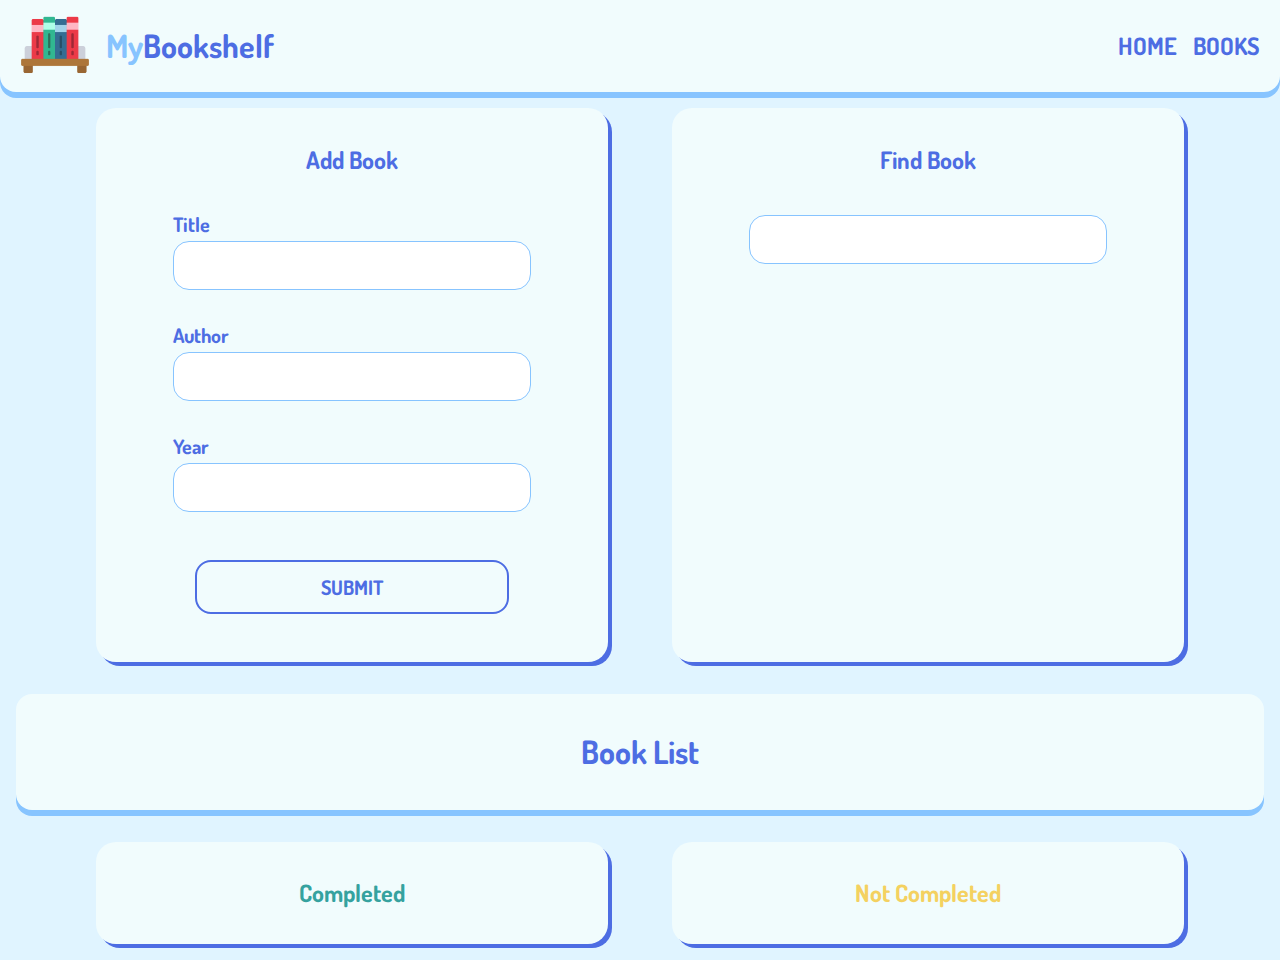
<file: index.html>
<!DOCTYPE html>
<html lang="en">
  <head>
    <meta charset="UTF-8" />
    <meta name="viewport" content="width=device-width, initial-scale=1.0" />
    <title>MyBookshelf</title>
    <link rel="stylesheet" href="styles.css" />
  </head>
  <body>
    <header>
      <div class="navbar">
        <img class="logo" src="images/logo.png" alt="MyBookshelf" />
        <h1 class="title"><span>My</span>Bookshelf</h1>
        <nav>
          <ul>
            <li><a href="#home">HOME</a></li>
            <li><a href="#book-list">BOOKS</a></li>
          </ul>
        </nav>
      </div>
    </header>

    <main id="home">
      <section class="content">
        <div class="container">
          <h2 class="subtitle">Add Book</h2>
          <form action="#" class="form" id="input-form">
            <div class="form-group">
              <label for="title">Title</label>
              <input type="text" id="title" name="title" required />
            </div>
            <div class="form-group">
              <label for="author">Author</label>
              <input type="text" id="author" name="author" required />
            </div>
            <div class="form-group">
              <label for="year">Year</label>
              <input type="number" id="year" name="year" required />
            </div>

            <input
              type="submit"
              value="SUBMIT"
              name="Submit"
              class="btn-submit"
            />

            <div id="addBookToast">
              Book Added to List! Don't Forget to Complete it...
            </div>
          </form>
        </div>

        <div class="container">
          <h2 class="subtitle find-book">Find Book</h2>
          <form action="#" class="form">
            <div class="form-group">
              <label for="search-book"></label>
              <input type="text" id="search-book" name="search-book" />
            </div>
          </form>
          <div class="list-item" id="find-book"></div>
        </div>
      </section>

      <div class="list-container">
        <h1 class="list-title">Book List</h1>
      </div>

      <section class="content" id="book-list">
        <div class="container">
          <h2 class="subtitle completed">Completed</h2>
          <div class="list-item" id="completedBook"></div>
        </div>
        <div class="container">
          <h2 class="subtitle notCompleted">Not Completed</h2>
          <div class="list-item" id="notCompletedBook"></div>
        </div>
      </section>
    </main>

    <script src="main.js"></script>
  </body>
</html>
</file>
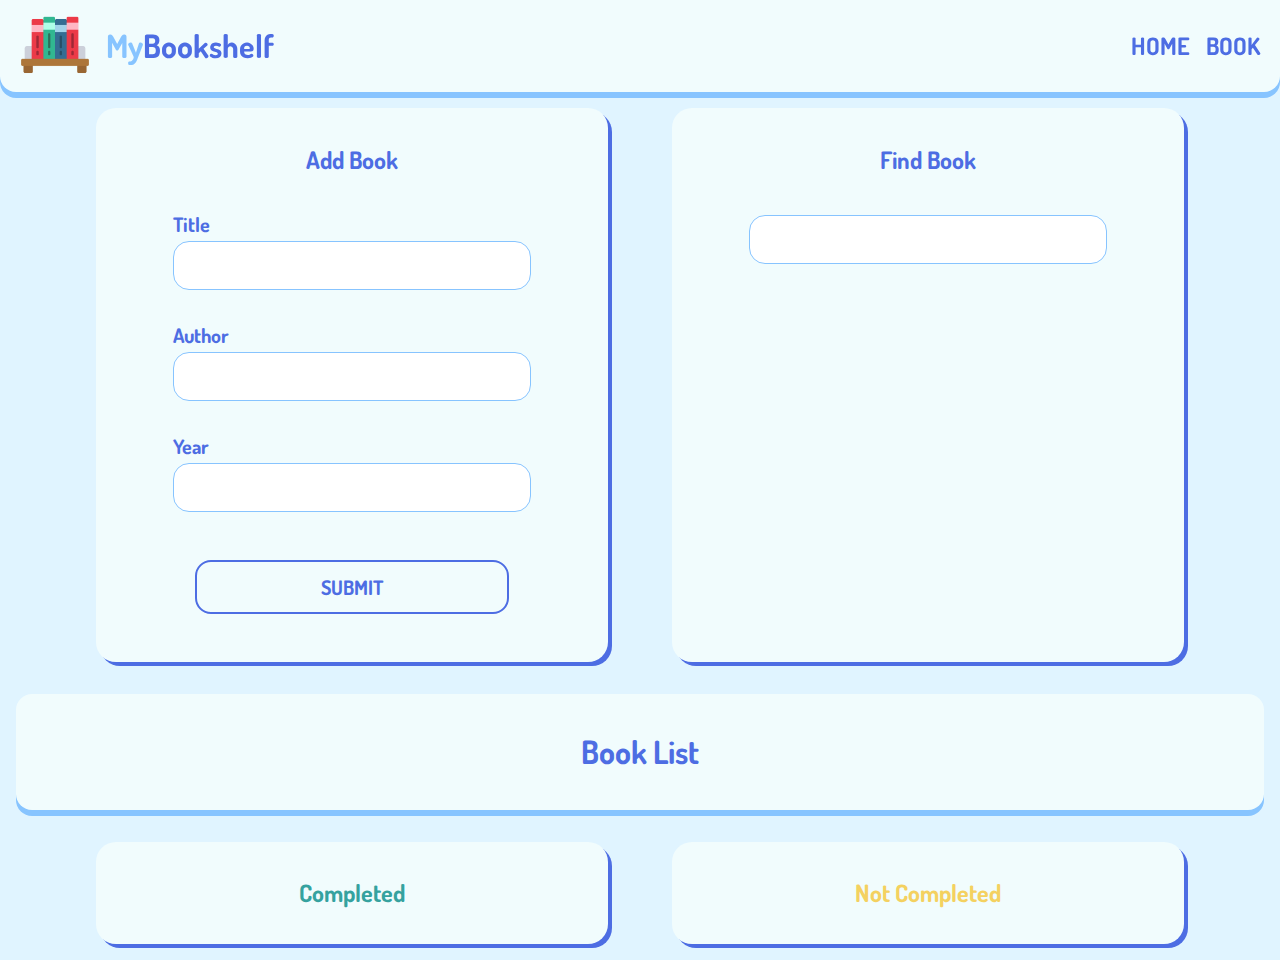
<file: MyBookshelf.html>
<!DOCTYPE html>
<html lang="en">
<head>
    <meta charset="UTF-8">
    <meta name="viewport" content="width=device-width, initial-scale=1.0">
    <title>MyBookshelf</title>
    <link rel="stylesheet" href="assets/styles/styles.css">
</head>
<body>
    <header>
        <div class="navbar">
            <img class="logo" src="assets/images/logo.png" alt="MyBookshelf">
            <h1 class="title"><span>My</span>Bookshelf</h1>
            <nav>
                <ul>
                    <li><a href="#home">HOME</a></li>
                    <li><a href="#book-list">BOOK</a></li>
                </ul>
            </nav>
        </div>
    </header>

    <main id="home">
        <section class="content">
            <div class="container">
                <h2 class="subtitle">Add Book</h2>
                <form action="#" class="form" id="input-form">
                    <div class="form-group">
                        <label for="title">Title</label>
                        <input type="text" id="title" name="title" required>
                    </div>
                    <div class="form-group">
                        <label for="author">Author</label>
                        <input type="text" id="author" name="author" required>
                    </div>
                    <div class="form-group">
                        <label for="year">Year</label>
                        <input type="number" id="year" name="year" required>
                    </div>

                    <input type="submit" value="SUBMIT" name="Submit" class="btn-submit">

                    <div id="addBookToast">
                        Book Added to List!
                        Don't Forget to Complete it...
                    </div>
                </form>
            </div>

            <div class="container">
                <h2 class="subtitle find-book">Find Book</h2>
                <form action="#" class="form">
                    <div class="form-group">
                        <label for="search-book"></label>
                        <input type="text" id="search-book" name="search-book">
                    </div>
                </form>
                <div class="list-item" id="find-book">

                </div>
            </div>
        </section>

        <div class="list-container">
            <h1 class="list-title">Book List</h1>
        </div>

        <section class="content" id="book-list">
            <div class="container">
                <h2 class="subtitle completed">Completed</h2>
                <div class="list-item" id="completedBook">

                </div>
            </div>
            <div class="container">
                <h2 class="subtitle notCompleted">Not Completed</h2>
                <div class="list-item" id="notCompletedBook">
                    
                </div>
            </div>
        </section>

    </main>

    <script src="assets/script/script.js"></script>
</body>
</html>
</file>
<file: styles.css>
@import url("https://fonts.googleapis.com/css2?family=Dosis:wght@400;700&display=swap");

* {
  box-sizing: border-box;
}

body {
  font-family: "Dosis", sans-serif;
  background-color: #e0f4ff;
  margin: 0;
}

header {
  background-color: #f1fcfd;
  font-size: 1rem;
  color: #4d6de3;
  box-shadow: 0 6px #87c4ff;
  border-bottom-right-radius: 16px;
  border-bottom-left-radius: 16px;
  top: 0;
}

.navbar {
  display: flex;
  justify-content: center;
  align-items: center;
  gap: 1rem;
  max-width: 1450px;
  margin: auto;
  padding: 0.25rem;
}

.navbar nav {
  margin-left: auto;
}

.navbar a {
  font-size: 1.5rem;
  font-weight: 700;
  text-decoration: none;
  color: #4d6de3;
}

.navbar a:hover {
  color: #39a7ff;
}

.navbar ul {
  display: flex;
  flex-direction: row;
  justify-content: center;
  gap: 1rem;
  list-style-type: none;
  margin-right: 1rem;
  padding: 0;
}

.logo {
  width: 70px;
  margin-left: 1rem;
}

.title span {
  color: #87c4ff;
}

.content {
  display: flex;
  justify-content: center;
  flex-direction: row;
  gap: 2rem;
}

.container {
  width: 40%;
  display: flex;
  flex-direction: column;
  align-items: center;
  margin: 1rem;
  padding: 1rem;
  border-radius: 20px;
  box-shadow: 4px 4px #4d6de3;
  background-color: #f1fcfd;
}

.subtitle {
  font-size: 1.5rem;
  font-weight: 700;
  color: #4d6de3;
}

.form {
  display: flex;
  flex-direction: column;
  align-items: center;
  padding: 1rem;
  width: 100%;
}

.form-group {
  display: flex;
  flex-direction: column;
  width: 80%;
}

.form-group label {
  margin-bottom: 0.25rem;
  font-size: 1.25rem;
  font-weight: 700;
  color: #4d6de3;
}

input[type="text"],
input[type="number"] {
  width: 100%;
  margin-bottom: 2rem;
  padding: 0.5rem;
  border-radius: 16px;
  border: 1px solid #87c4ff;
  outline: none;
  font-family: "Dosis", sans-serif;
  font-size: 1.5rem;
  font-weight: 400;
  color: #393737;
}

.btn-submit {
  font-family: "Dosis", sans-serif;
  background-color: #f1fcfd;
  color: #4d6de3;
  font-size: 1.25rem;
  font-weight: 700;
  margin-top: 1rem;
  margin-bottom: 1rem;
  padding: 0.75rem;
  border: 2px solid #4d6de3;
  border-radius: 16px;
  width: 70%;
}

.btn-submit:hover {
  cursor: pointer;
  background-color: #4d6de3;
  color: #e0f4ff;
}

#addBookToast {
  visibility: hidden;
  min-width: 350px;
  background-color: #f4d160;
  color: #4d6de3;
  font-weight: 700;
  text-align: center;
  border-radius: 16px;
  padding: 1rem;
  position: fixed;
  left: 15%;
  bottom: 30px;
}

#addBookToast.show {
  visibility: visible;
  -webkit-animation: fadein 0.5s, fadeout 0.5s 2.5s;
  animation: fadein 0.5s, fadeout 0.5s 2.5s;
}

#completeBookToast {
  visibility: hidden;
  min-width: 350px;
  background-color: #35a29f;
  color: #f1fcfd;
  font-weight: 700;
  text-align: center;
  border-radius: 16px;
  padding: 1rem;
  position: fixed;
  left: 15%;
  bottom: 30px;
}

#completeBookToast.show {
  visibility: visible;
  -webkit-animation: fadein 0.5s, fadeout 0.5s 2.5s;
  animation: fadein 0.5s, fadeout 0.5s 2.5s;
}

#deleteBookToast {
  visibility: hidden;
  min-width: 350px;
  background-color: #ca4e79;
  color: #f1fcfd;
  font-weight: 700;
  text-align: center;
  border-radius: 16px;
  padding: 1rem;
  position: fixed;
  left: 15%;
  bottom: 30px;
}

#deleteBookToast.show {
  visibility: visible;
  -webkit-animation: fadein 0.5s, fadeout 0.5s 2.5s;
  animation: fadein 0.5s, fadeout 0.5s 2.5s;
}

@-webkit-keyframes fadein {
  from {
    bottom: 0;
    opacity: 0;
  }
  to {
    bottom: 30px;
    opacity: 1;
  }
}

@keyframes fadein {
  from {
    bottom: 0;
    opacity: 0;
  }
  to {
    bottom: 30px;
    opacity: 1;
  }
}

@-webkit-keyframes fadeout {
  from {
    bottom: 30px;
    opacity: 1;
  }
  to {
    bottom: 0;
    opacity: 0;
  }
}

@keyframes fadeout {
  from {
    bottom: 30px;
    opacity: 1;
  }
  to {
    bottom: 0;
    opacity: 0;
  }
}

.book-not-found {
  background-color: #ffeed9;
  color: #ca4e79;
  font-weight: 700;
  text-align: center;
  border-radius: 16px;
  padding: 1rem;
  box-shadow: 4px 4px #87c4ff;
}

.book-info {
  width: 450px;
  color: #f1fcfd;
  background-color: #4d6de3;
  margin: 1rem;
  padding: 1rem;
  border-radius: 16px;
  box-shadow: 4px 4px #87c4ff;
}

.book-info h2 {
  font-size: 2rem;
  font-weight: 700;
  background-color: #87c4ff;
  padding: 1rem;
  margin-bottom: 1rem;
  border-radius: 16px;
}

.book-info p {
  font-size: 1.25rem;
  font-weight: 400;
}

.bookInfoCompleted {
  text-align: center;
  font-weight: 700;
  color: #f1fcfd;
  background-color: #35a29f;
  border-radius: 16px;
  box-shadow: 4px 4px #87c4ff;
  padding: 1rem;
}

.bookInfoNotCompleted {
  text-align: center;
  font-weight: 700;
  color: #393737;
  background-color: #f4d160;
  border-radius: 16px;
  box-shadow: 4px 4px #87c4ff;
  padding: 1rem;
}

.completed {
  color: #35a29f;
}

.notCompleted {
  color: #f4d160;
}

.list-title {
  color: #4d6de3;
  text-align: center;
}

.list-container {
  margin: 1rem;
  padding: 1rem;
  border-radius: 16px;
  box-shadow: 0 6px #87c4ff;
  background-color: #f1fcfd;
}

.item {
  display: flex;
  flex-direction: column;
  width: 450px;
  padding: 1rem;
  margin: 1rem;
  border-radius: 16px;
  background-color: #4d6de3;
  box-shadow: 4px 4px #87c4ff;
  font-size: 1rem;
}

.inner h2 {
  color: #ffeed9;
  background-color: #87c4ff;
  border-radius: 16px;
  padding: 0.5em;
}

.inner p {
  padding: 0.5em;
  background-color: #ffeed9;
  border-radius: 16px;
  color: #393737;
}

button {
  margin-bottom: 1rem;
  cursor: pointer;
}

.check-button {
  font-family: "Dosis", sans-serif;
  font-size: 1rem;
  color: #e0f4ff;
  background-color: #35a29f;
  border: none;
  border-radius: 16px;
  box-shadow: 2px 2px #e0f4ff;
  padding: 0.75em;
  text-align: center;
}

.trash-button {
  font-family: "Dosis", sans-serif;
  font-size: 1rem;
  color: #e0f4ff;
  background-color: #ca4e79;
  border: none;
  border-radius: 16px;
  box-shadow: 2px 2px #e0f4ff;
  padding: 0.75em;
  text-align: center;
}

.undo-button {
  font-family: "Dosis", sans-serif;
  font-size: 1rem;
  color: #393737;
  background-color: #f4d160;
  border: none;
  border-radius: 16px;
  box-shadow: 2px 2px #e0f4ff;
  padding: 0.75em;
  text-align: center;
}

p.status {
  text-align: center;
  font-weight: 700;
}

.check-button:hover,
.undo-button:hover,
.trash-button:hover {
  filter: brightness(0.8);
}

@media screen and (max-width: 768px) {
  .content {
    flex-direction: column;
  }

  .container,
  .book-info,
  .list-container {
    width: 100%;
  }
}

@media screen and (max-width: 480px) {
  .content {
    flex-direction: column;
    padding: 10px; 
  }

  .container,
  .book-info,
  .list-container {
    width: 100%; 
    padding: 10px; 
  }
}

@media screen and (max-width: 320px) {
  .content {
    flex-direction: column;
    padding: 5px; 
  }

  .container,
  .book-info,
  .list-container {
    width: 100%; 
    padding: 5px; 
  }
}
</file>
<file: assets/styles/styles.css>
@import url('https://fonts.googleapis.com/css2?family=Dosis:wght@400;700&display=swap');

* {
    box-sizing: border-box;
}

body {
    font-family: 'Dosis', sans-serif;
    background-color: #E0F4FF;
    margin: 0;
}

header {
    background-color: #F1FCFD;
    font-size: 1rem;
    color: #4D6DE3;
    box-shadow: 0 6px #87C4FF;
    border-bottom-right-radius: 16px;
    border-bottom-left-radius: 16px;
    top: 0;
    position: sticky;
}

.navbar {
    display: flex;
    justify-content: flex-start;
    align-items: center;
    gap: 1rem;
    max-width: 1450px;
    margin: auto;
    padding: 0.25rem;
}

.navbar nav {
    margin-left: auto;
}

.navbar a {
    font-size: 1.5rem;
    font-weight: 700;
    text-decoration: none;
    color: #4D6DE3;
}

.navbar a:hover {
    color: #39A7FF;
}

.navbar ul {
    display: flex;
    flex-direction: row;
    justify-content: center;
    gap: 1rem;
    list-style-type: none;
    margin-right: 1rem;
    padding: 0;
}

.logo {
    width: 70px;
    margin-left: 1rem;
}

.title span {
    color: #87C4FF;
}

.content {
    display: flex;
    justify-content: center;
    flex-direction: row;
    gap: 2rem;
}

.container {
    width: 40%;
    display: flex;
    flex-direction: column;
    align-items: center;
    margin: 1rem;
    padding: 1rem;
    border-radius: 20px;
    box-shadow: 4px 4px #4D6DE3;
    background-color: #F1FCFD;
}

.subtitle {
    font-size: 1.5rem;
    font-weight: 700;
    color: #4D6DE3;
}

.form {
    display: flex;
    flex-direction: column;
    align-items: center;
    padding: 1rem;
    width: 100%;
}

.form-group {
    display: flex;
    flex-direction: column;
    width: 80%;
}

.form-group label {
    margin-bottom: 0.25rem;
    font-size: 1.25rem;
    font-weight: 700;
    color: #4D6DE3;
}

input[type="text"], input[type="number"] {
    width: 100%;
    margin-bottom: 2rem;
    padding: 0.5rem;
    border-radius: 16px;
    border: 1px solid #87C4FF;
    outline: none;
    font-family: 'Dosis', sans-serif;
    font-size: 1.5rem;
    font-weight: 400;
    color: #393737;
}

.btn-submit {
    font-family: 'Dosis', sans-serif;
    background-color: #F1FCFD;
    color: #4D6DE3;
    font-size: 1.25rem;
    font-weight: 700;
    margin-top: 1rem;
    margin-bottom: 1rem;
    padding: 0.75rem;
    border: 2px solid #4D6DE3;
    border-radius: 16px;
    width: 70%;
}

.btn-submit:hover {
    cursor: pointer;
    background-color: #4D6DE3;
    color: #E0F4FF;
}

#addBookToast {
    visibility: hidden;
    min-width: 350px;
    background-color: #F4D160;
    color: #4D6DE3;
    font-weight: 700;
    text-align: center;
    border-radius: 16px;
    padding: 1rem;
    position: fixed;
    left: 15%;
    bottom: 30px;
}

#addBookToast.show {
    visibility: visible;
    -webkit-animation: fadein 0.5s, fadeout 0.5s 2.5s;
    animation: fadein 0.5s, fadeout 0.5s 2.5s;
}

#completeBookToast {
    visibility: hidden;
    min-width: 350px;
    background-color: #35A29F;
    color: #F1FCFD;
    font-weight: 700;
    text-align: center;
    border-radius: 16px;
    padding: 1rem;
    position: fixed;
    left: 15%;
    bottom: 30px;
}

#completeBookToast.show {
    visibility: visible;
    -webkit-animation: fadein 0.5s, fadeout 0.5s 2.5s;
    animation: fadein 0.5s, fadeout 0.5s 2.5s;
}

#deleteBookToast {
    visibility: hidden;
    min-width: 350px;
    background-color: #CA4E79;
    color: #F1FCFD;
    font-weight: 700;
    text-align: center;
    border-radius: 16px;
    padding: 1rem;
    position: fixed;
    left: 15%;
    bottom: 30px;
}

#deleteBookToast.show {
    visibility: visible;
    -webkit-animation: fadein 0.5s, fadeout 0.5s 2.5s;
    animation: fadein 0.5s, fadeout 0.5s 2.5s;
}

@-webkit-keyframes fadein {
    from {bottom: 0; opacity: 0;}
    to {bottom: 30px; opacity: 1;}
}

@keyframes fadein {
    from {bottom: 0; opacity: 0;}
    to {bottom: 30px; opacity: 1;}
}

@-webkit-keyframes fadeout {
    from {bottom: 30px; opacity: 1;}
    to {bottom: 0; opacity: 0;}
}

@keyframes fadeout {
    from {bottom: 30px; opacity: 1;}
    to {bottom: 0; opacity: 0;}
}

.book-not-found {
    background-color: #FFEED9;
    color: #CA4E79;
    font-weight: 700;
    text-align: center;
    border-radius: 16px;
    padding: 1rem;
    box-shadow: 4px 4px #87C4FF;
}

.book-info {
    width: 450px;
    color: #F1FCFD;
    background-color: #4D6DE3;
    margin: 1rem;
    padding: 1rem;
    border-radius: 16px;
    box-shadow: 4px 4px #87C4FF;
}

.book-info h2 {
    font-size: 2rem;
    font-weight: 700;
    background-color: #87C4FF;
    padding: 1rem;
    margin-bottom: 1rem;
    border-radius: 16px;
}

.book-info p {
    font-size: 1.25rem;
    font-weight: 400;
}

.bookInfoCompleted {
    text-align: center;
    font-weight: 700;
    color: #F1FCFD;
    background-color: #35A29F;
    border-radius: 16px;
    box-shadow: 4px 4px #87C4FF;
    padding: 1rem;
}

.bookInfoNotCompleted {
    text-align: center;
    font-weight: 700;
    color: #393737;
    background-color: #F4D160;
    border-radius: 16px;
    box-shadow: 4px 4px #87C4FF;
    padding: 1rem;
}

.completed {
    color: #35A29F;
}

.notCompleted {
    color: #F4D160;
}

.list-title {
    color: #4D6DE3;
    text-align: center;
}

.list-container {
    margin: 1rem;
    padding: 1rem;
    border-radius: 16px;
    box-shadow: 0 6px #87C4FF;
    background-color: #F1FCFD;
}

.item {
    display: flex;
    flex-direction: column;
    width: 450px;
    padding: 1rem;
    margin: 1rem;
    border-radius: 16px;
    background-color: #4D6DE3;
    box-shadow: 4px 4px #87C4FF;
    font-size: 1rem;
}

.inner h2 {
    color: #FFEED9;
    background-color: #87C4FF;
    border-radius: 16px;
    padding: 0.5em;
}

.inner p {
    padding: 0.5em;
    background-color: #FFEED9;
    border-radius: 16px;
    color: #393737;
}

button {
    margin-bottom: 1rem;
    cursor: pointer;
}

.check-button {
    font-family: 'Dosis', sans-serif;
    font-size: 1rem;
    color: #E0F4FF;
    background-color: #35A29F;
    border: none;
    border-radius: 16px;
    box-shadow: 2px 2px #E0F4FF;
    padding: 0.75em;
    text-align: center;
}

.trash-button {
    font-family: 'Dosis', sans-serif;
    font-size: 1rem;
    color: #E0F4FF;
    background-color: #CA4E79;
    border: none;
    border-radius: 16px;
    box-shadow: 2px 2px #E0F4FF;
    padding: 0.75em;
    text-align: center;
}

.undo-button {
    font-family: 'Dosis', sans-serif;
    font-size: 1rem;
    color: #393737;
    background-color: #F4D160;
    border: none;
    border-radius: 16px;
    box-shadow: 2px 2px #E0F4FF;
    padding: 0.75em;
    text-align: center;
}

p.status {
    text-align: center;
    font-weight: 700;
}
</file>
